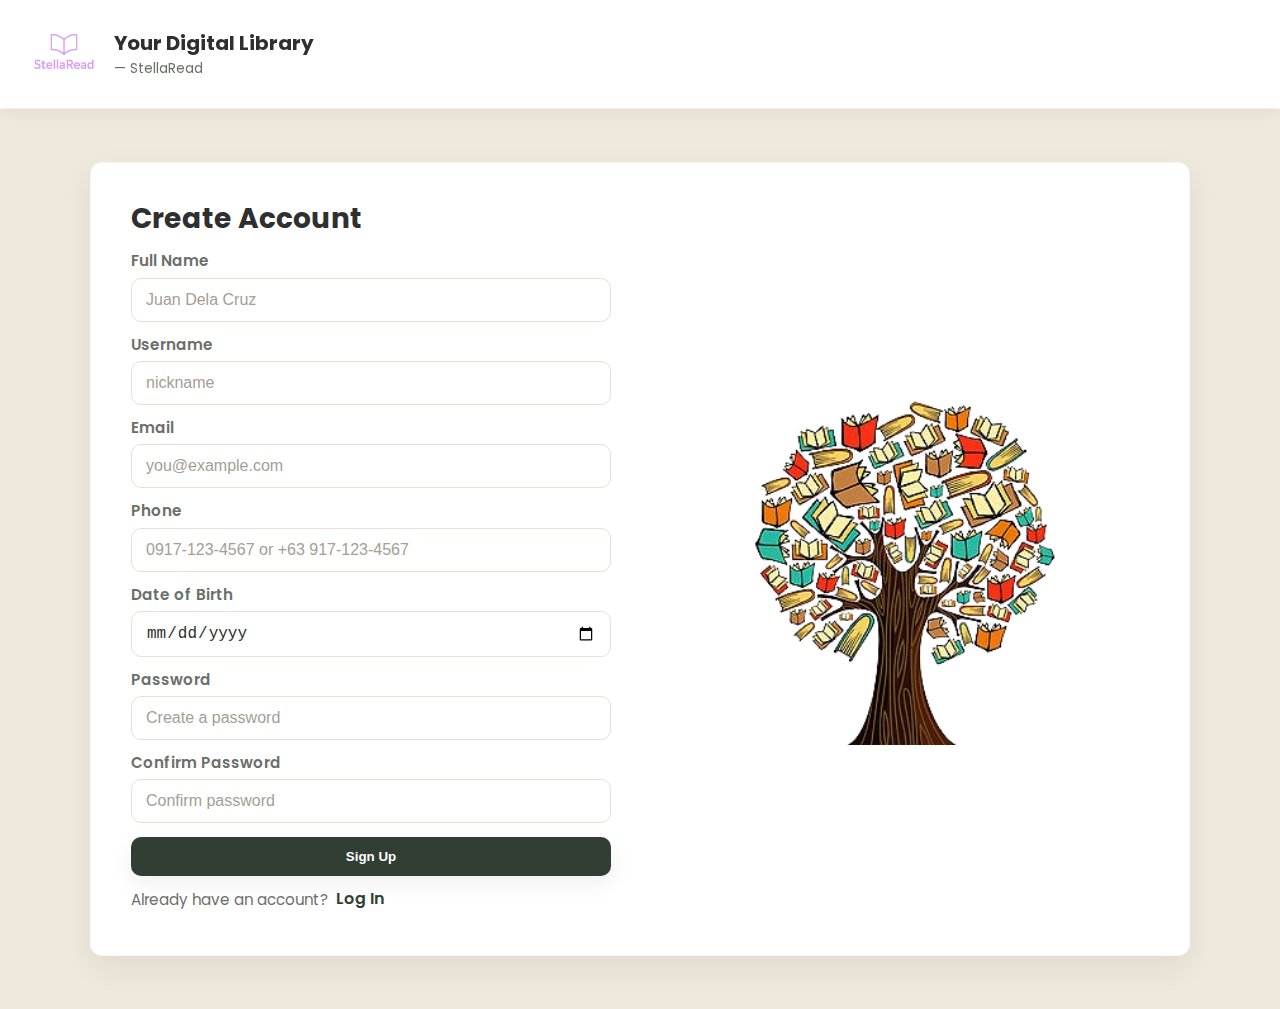
<file: index.html>
<!DOCTYPE html>
<html lang="en">
<head>
  <meta charset="utf-8" />
  <meta name="viewport" content="width=device-width,initial-scale=1" />
  <title>Sign Up — StellaRead</title>
  <link rel="stylesheet" href="styles.css" />
  <style>
    @import url('https://fonts.googleapis.com/css2?family=Poppins:wght@300;400;600;700&display=swap');

    :root {
      --bg: #EFE9DD;
      --card: #FFFFFF;
      --muted: #6b6f6a;
      --text: #2f2f2f;
      --accent: #313E34;
      --accent-strong: #24322a;
      --radius: 12px;
      --shadow: 0 12px 30px rgba(45,45,45,0.08);
    }

    * { box-sizing: border-box; margin: 0; padding: 0; }
    html, body { height: 100%; }

    body {
      font-family: 'Poppins', system-ui, -apple-system, "Segoe UI", Roboto, Arial, sans-serif;
      background: var(--bg);
      color: var(--text);
      -webkit-font-smoothing: antialiased;
      -moz-osx-font-smoothing: grayscale;
      line-height: 1.4;
    }

    .main-header {
      width: 100%;
      background: #fff;
      padding: 18px 28px;
      display: flex;
      align-items: center;
      gap: 14px;
      border-bottom: 1px solid rgba(0,0,0,0.06);
      box-shadow: 0 6px 16px rgba(0,0,0,0.04);
      position: sticky;
      top: 0;
      z-index: 1000;
    }

    .header-logo { height: 72px; width: auto; display: block; }
    .header-text { display: flex; flex-direction: column; }
    .brand-title { font-size: 20px; font-weight: 700; color: var(--text); }
    .brand-sub { font-size: 14px; color: var(--muted); margin-top: 2px; }

    .page { min-height: 100vh; display: grid; place-items: center; padding: 26px; }
    .card {
      width: min(1100px, 100%);
      background: var(--card);
      border-radius: var(--radius);
      box-shadow: var(--shadow);
      overflow: hidden;
      border: 1px solid rgba(0,0,0,0.03);
    }

    .content { display: grid; grid-template-columns: 1fr 1fr; gap: 24px; padding: 36px 40px 44px; }
    .left { max-width: 520px; }
    .page-title { font-size: 28px; font-weight: 700; margin-bottom: 8px; color: var(--text); }
    .small-row { margin-top: 12px; display: flex; gap: 8px; align-items: center; }

    .form { max-width: 480px; margin-top: 6px; }
    .form label { display: block; margin: 12px 0 6px; font-size: 0.95rem; color: var(--muted); font-weight: 600; }
    .form input {
      width: 100%; padding: 12px 14px; border-radius: 10px; border: 1px solid #e6e0d6;
      background: #fff; color: var(--text); outline: none; font-size: 1rem;
    }
    .form input::placeholder { color: #a49e95; }
    .form input:focus { box-shadow: 0 8px 18px rgba(49,62,52,0.06); border-color: var(--accent-strong); }

    .btn {
      display: inline-flex; align-items: center; justify-content: center;
      padding: 12px 16px; border-radius: 10px; border: none; cursor: pointer;
      font-weight: 700; transition: all .12s ease;
    }
    .btn-primary { background: var(--accent); color: #fff; box-shadow: 0 8px 20px rgba(49,62,52,0.08); }
    .btn-primary:hover { background: var(--accent-strong); }
    .full { width: 100%; margin-top: 14px; }

    .row { margin-top: 10px; }
    .kv { color: var(--muted); font-size: 0.95rem; }
    .link { color: var(--accent); text-decoration: none; font-weight: 600; }
    .link:hover { text-decoration: underline; }

    .right { display: grid; place-items: center; }
    .book-image { width: 380px; max-width: 100%; height: auto; object-fit: contain; }
    .center { display: flex; align-items: center; justify-content: center; }
    .error { color: #b00020; }

    @media (max-width: 900px) {
      .content { grid-template-columns: 1fr; padding: 22px; }
      .right { order: -1; margin-bottom: 18px; }
      .book-image { width: 260px; }
      .header-logo { height: 56px; }
    }

    #popup {
      position: fixed;
      inset: 0;
      background: rgba(0,0,0,0.4);
      display: none;
      align-items: center;
      justify-content: center;
      z-index: 1000;
    }

    #popup .box {
      background: #fff;
      padding: 2rem;
      border-radius: 14px;
      text-align: center;
      box-shadow: 0 5px 30px rgba(0,0,0,0.3);
      max-width: 300px;
      animation: fadeIn .3s ease;
    }

    #popup h2 { margin: 0 0 .5rem; color: #2f6bed; }
    #popup p { color: #444; margin-bottom: 1rem; }
    #popup button {
      background: #31493c; color: #fff; border: none; padding: 8px 14px;
      border-radius: 8px; font-weight: 600; cursor: pointer;
    }
    #popup button:hover { opacity: .9; }

    @keyframes fadeIn {
      from { transform: scale(0.9); opacity: 0; }
      to { transform: scale(1); opacity: 1; }
    }
  </style>
</head>

<body>
  <header class="main-header">
    <img src="logo.png" alt="StellaRead logo" class="header-logo">
    <div class="header-text">
      <div class="brand-title">Your Digital Library</div>
      <div class="brand-sub">— StellaRead</div>
    </div>
  </header>

  <main class="page">
    <section class="card" aria-label="StellaRead signup card">
      <div class="content">
        <div class="left">
          <h1 class="page-title">Create Account</h1>
          <form id="signupForm" class="form" autocomplete="on" novalidate>
            <label for="fullName">Full Name</label>
            <input id="fullName" type="text" placeholder="Juan Dela Cruz" required>

            <label for="username">Username</label>
            <input id="username" type="text" placeholder="nickname" required>

            <label for="email">Email</label>
            <input id="email" type="email" placeholder="you@example.com" required>

            <label for="phone">Phone</label>
            <input id="phone" type="tel" placeholder="0917-123-4567 or +63 917-123-4567" required>

            <label for="dob">Date of Birth</label>
            <input id="dob" type="date" required>

            <label for="password">Password</label>
            <input id="password" type="password" placeholder="Create a password" required>

            <label for="confirmPassword">Confirm Password</label>
            <input id="confirmPassword" type="password" placeholder="Confirm password" required>

            <button class="btn btn-primary full" type="submit">Sign Up</button>
            <p id="signupError" class="kv error" style="display:none" aria-live="assertive"></p>

            <div class="row small-row" style="margin-top:12px">
              <span class="kv">Already have an account?</span>
              <a href="login.html" class="link">Log In</a>
            </div>
          </form>
        </div>
        <div class="right center" aria-hidden="true">
          <img src="booktree.png" alt="book illustration" class="book-image">
        </div>
      </div>
    </section>
  </main>

  <div id="popup">
    <div class="box">
      <h2>✅ Task Completed!</h2>
      <p>You’ve accomplished task #1 — Please proceed to Task 2 (Log In).</p>
      <button id="closePopup">OK</button>
    </div>
  </div>
<script>
  const scriptURL = "https://script.google.com/macros/s/AKfycbyDEvh_PdsRDCWqpY8qpvq7yif7fY6hZMNHKzG-D2alxqftJS8x37hzXk5NCyQQ4ZV-JA/exec";

  document.getElementById('signupForm').addEventListener('submit', async function(e) {
    e.preventDefault();

    const name = document.getElementById('fullName').value.trim();
    const username = document.getElementById('username').value.trim();
    const email = document.getElementById('email').value.trim().toLowerCase();
    const phone = document.getElementById('phone').value.trim();
    const dob = document.getElementById('dob').value.trim();
    const pw = document.getElementById('password').value;
    const confirm = document.getElementById('confirmPassword').value;
    const errEl = document.getElementById('signupError');
    errEl.style.display = 'none';
    errEl.textContent = '';

    if (!name || !username || !email || !pw || !confirm) {
      errEl.style.display = 'block';
      errEl.textContent = 'Please fill all required fields.';
      return;
    }
    if (pw.length < 4) {
      errEl.style.display = 'block';
      errEl.textContent = 'Password must be at least 4 characters.';
      return;
    }
    if (pw !== confirm) {
      errEl.style.display = 'block';
      errEl.textContent = 'Passwords do not match.';
      return;
    }

    const formData = new FormData();
    formData.append("action", "signup");
    formData.append("name", name);
    formData.append("username", username);
    formData.append("email", email);
    formData.append("password", pw);
    formData.append("phone", phone);
    formData.append("dob", dob);

    try {
      const response = await fetch(scriptURL, { method: "POST", body: formData });
      const result = await response.text();

      if (result === "added") {
        document.getElementById('popup').style.display = 'flex';
      } else if (result === "exists") {
        errEl.style.display = 'block';
        errEl.textContent = 'Username or email already exists.';
      } else {
        errEl.style.display = 'block';
        errEl.textContent = 'Something went wrong. Please try again.';
      }
    } catch (error) {
      errEl.style.display = 'block';
      errEl.textContent = 'Network error. Try again later.';
    }
  });

  document.getElementById('closePopup').addEventListener('click', () => {
    document.getElementById('popup').style.display = 'none';
    window.location.href = 'login.html';
  });
</script>
</body>
</html>
</file>
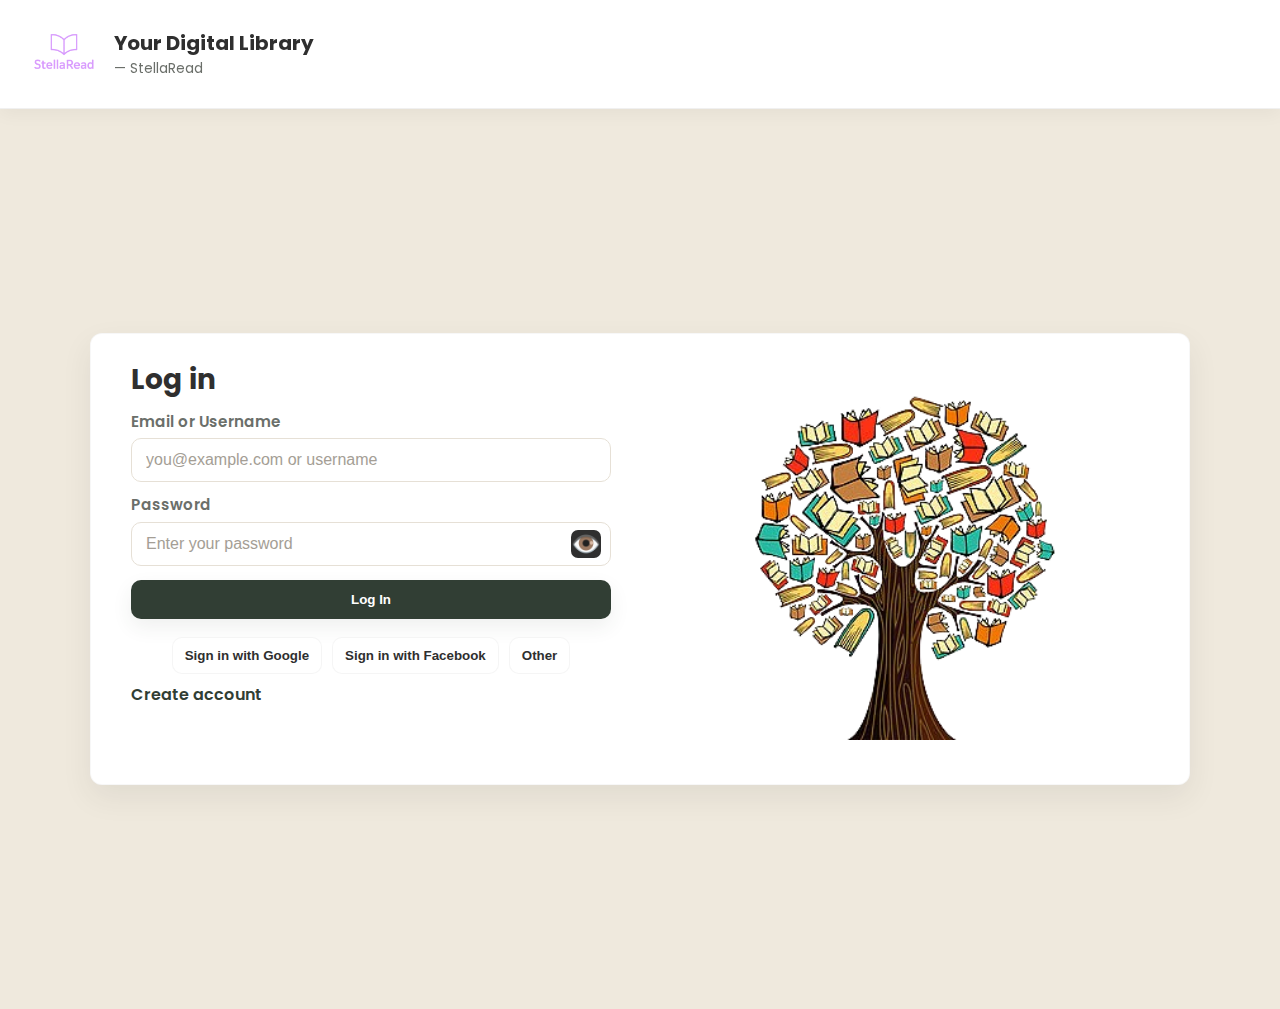
<file: login.html>
<!DOCTYPE html>
<html lang="en">
<head>
  <meta charset="utf-8" />
  <meta name="viewport" content="width=device-width,initial-scale=1" />
  <title>Your Digital Library — StellaRead</title>
  <style>
    @import url('https://fonts.googleapis.com/css2?family=Poppins:wght@300;400;600;700&display=swap');

    :root {
      --bg: #EFE9DD;
      --card: #FFFFFF;
      --muted: #6b6f6a;
      --text: #2f2f2f;
      --accent: #313E34;
      --accent-strong: #24322a;
      --radius: 12px;
      --shadow: 0 12px 30px rgba(45,45,45,0.08);
    }

    * { box-sizing: border-box; margin: 0; padding: 0; }
    html, body { height: 100%; }

    body {
      font-family: 'Poppins', system-ui, -apple-system, "Segoe UI", Roboto, Arial, sans-serif;
      background: var(--bg);
      color: var(--text);
      line-height: 1.4;
      -webkit-font-smoothing: antialiased;
      -moz-osx-font-smoothing: grayscale;
    }

    .main-header {
      width: 100%;
      background: #fff;
      padding: 18px 28px;
      display: flex;
      align-items: center;
      gap: 14px;
      border-bottom: 1px solid rgba(0,0,0,0.06);
      box-shadow: 0 6px 16px rgba(0,0,0,0.04);
      position: sticky;
      top: 0;
      z-index: 1000;
    }

    .header-logo { height: 72px; width: auto; display: block; }
    .header-text { display: flex; flex-direction: column; }
    .brand-title { font-size: 20px; font-weight: 700; color: var(--text); }
    .brand-sub { font-size: 14px; color: var(--muted); margin-top: 2px; }

    .page { min-height: 100vh; display: grid; place-items: center; padding: 26px; }
    .card {
      width: min(1100px, 100%);
      background: var(--card);
      border-radius: var(--radius);
      box-shadow: var(--shadow);
      overflow: hidden;
      border: 1px solid rgba(0,0,0,0.03);
    }

    .content { display: grid; grid-template-columns: 1fr 1fr; gap: 24px; padding: 36px 40px 44px; margin-top: -10px; }
    .left { max-width: 520px; }
    .page-title { font-size: 28px; font-weight: 700; margin-bottom: 8px; color: var(--text); }

    .form { max-width: 480px; margin-top: 6px; }
    .form label { display: block; margin: 12px 0 6px; font-size: 0.95rem; color: var(--muted); font-weight: 600; }
    .form input {
      width: 100%; padding: 12px 14px; border-radius: 10px; border: 1px solid #e6e0d6;
      background: #fff; color: var(--text); outline: none; font-size: 1rem;
    }
    .form input::placeholder { color: #a49e95; }
    .form input:focus { box-shadow: 0 8px 18px rgba(49,62,52,0.06); border-color: var(--accent-strong); }

    .social-row {
      display: flex;
      justify-content: center;
      gap: 10px;
      margin-top: 18px;
      flex-wrap: wrap;
    }

    .social-btn {
      display: inline-flex; gap: 8px; align-items: center;
      padding: 10px 12px; border-radius: 10px;
      background: #fff; border: 1px solid rgba(0,0,0,0.04);
      cursor: pointer; font-weight: 600; color: var(--text);
    }

    .btn {
      display: inline-flex; align-items: center; justify-content: center;
      padding: 12px 16px; border-radius: 10px; border: none;
      cursor: pointer; font-weight: 700; transition: all .12s ease;
    }

    .btn-primary { background: var(--accent); color: #fff; box-shadow: 0 8px 20px rgba(49,62,52,0.08); }
    .btn-primary:hover { background: var(--accent-strong); }
    .full { width: 100%; margin-top: 14px; }

    .row { margin-top: 10px; }
    .kv { color: var(--muted); font-size: 0.95rem; }
    .link { color: var(--accent); text-decoration: none; font-weight: 600; }
    .link:hover { text-decoration: underline; }

    .right { display: grid; place-items: center; }
    .book-image { width: 380px; max-width: 100%; height: auto; object-fit: contain; }
    .error { color: #b00020; }

    /* Toggle Button */
    .toggle-btn {
      position: absolute;
      right: 10px;
      top: 8px;
      border: none;
      background: none;
      color: var(--muted);
      cursor: pointer;
      font-weight: 600;
    }

    @media (max-width: 900px) {
      .content { grid-template-columns: 1fr; padding: 22px; }
      .right { order: -1; margin-bottom: 18px; }
      .book-image { width: 260px; }
      .header-logo { height: 56px; }
    }
  </style>
</head>
<body>
  <header class="main-header">
    <img src="logo.png" alt="StellaRead logo" class="header-logo">
    <div class="header-text">
      <div class="brand-title">Your Digital Library</div>
      <div class="brand-sub">— StellaRead</div>
    </div>
  </header>

  <main class="page">
    <section class="card" aria-label="StellaRead login card">
      <div class="content">
        <div class="left">
          <h1 class="page-title">Log in</h1>
          <form id="loginForm" class="form" autocomplete="on" novalidate>
            <label for="loginId">Email or Username</label>
            <input id="loginId" name="loginId" type="text" placeholder="you@example.com or username" required>

            <label for="loginPassword">Password</label>
            <div style="position:relative;">
              <input id="loginPassword" name="loginPassword" type="password" placeholder="Enter your password" required>
              <button type="button" id="toggleLoginPassword"
                style="position:absolute;right:10px;top:8px;border:none;background:none;cursor:pointer;color:var(--muted);background-color: #2f2f2f; border-radius: 7px; font-size: x-large">
                👁️
              </button>
            </div>

            <button class="btn btn-primary full" type="submit">Log In</button>

            <div class="social-row">
              <button class="social-btn" id="socialGoogle">Sign in with Google</button>
              <button class="social-btn" id="socialFacebook">Sign in with Facebook</button>
              <button class="social-btn" id="socialOther">Other</button>
            </div>

            <div class="row small-row">
              <a class="link" href="index.html">Create account</a>
            </div>

            <p id="loginError" class="kv error" style="display:none">Invalid credentials — try again.</p>
          </form>
        </div>
        <div class="right" aria-hidden="true">
          <img src="booktree.png" alt="book illustration" class="book-image">
        </div>
      </div>
    </section>
  </main>

<script>
  const scriptURL = "https://script.google.com/macros/s/AKfycbyDEvh_PdsRDCWqpY8qpvq7yif7fY6hZMNHKzG-D2alxqftJS8x37hzXk5NCyQQ4ZV-JA/exec";

  const toggleBtn = document.getElementById("toggleLoginPassword");
  const pwField = document.getElementById("loginPassword");

  toggleBtn.addEventListener("click", () => {
    const isHidden = pwField.type === "password";
    pwField.type = isHidden ? "text" : "password";
    toggleBtn.textContent = isHidden ? "🚫" : "👁️";
  });

  document.getElementById('loginForm').addEventListener('submit', async function(e) {
    e.preventDefault();

    const loginId = document.getElementById('loginId').value.trim();
    const password = pwField.value.trim();
    const errorEl = document.getElementById('loginError');
    errorEl.style.display = 'none';

    if (!loginId || !password) {
      errorEl.style.display = 'block';
      errorEl.textContent = "Please enter your credentials.";
      return;
    }

    const params = new URLSearchParams();
    params.append("action", "login");
    params.append("loginId", loginId);
    params.append("password", password);

    try {
      const response = await fetch(`${scriptURL}?${params.toString()}`, { method: "POST" });
      const result = await response.text();

      if (result === "success") {
        localStorage.setItem("stella_user", loginId);
        alert("✅ You accomplished Task #2 — Please proceed to Task 3 (Edit Profile).");
        window.location.href = "try.html";
      } else if (result === "fail") {
        errorEl.style.display = 'block';
        errorEl.textContent = "Invalid credentials — try again.";
      } else {
        errorEl.style.display = 'block';
        errorEl.textContent = "Unexpected response from server.";
      }

    } catch (error) {
      errorEl.style.display = 'block';
      errorEl.textContent = "Network error. Please try again later.";
    }
  });
</script>
</body>
</html>
</file>
<file: styles.css>
/* Poppins-like (bookish) */
@import url('https://fonts.googleapis.com/css2?family=Poppins:wght@300;400;600;700&display=swap');

:root{
  --bg: #EFE9DD;          /* light beige */
  --card: #FFFFFF;
  --muted: #6b6f6a;
  --text: #2f2f2f;
  --accent: #313E34;      /* dark green */
  --accent-strong: #24322a;
  --radius: 12px;
  --shadow: 0 12px 30px rgba(45,45,45,0.08);
}

/* Reset */
*{box-sizing:border-box; margin:0; padding:0;}
html,body{height:100%}
body{
  font-family: 'Poppins', system-ui, -apple-system, "Segoe UI", Roboto, Arial, sans-serif;
  background: var(--bg);
  color: var(--text);
  -webkit-font-smoothing:antialiased;
  -moz-osx-font-smoothing:grayscale;
  line-height:1.4;
}

/* top header */
.main-header{
  width:100%;
  background: #fff;
  padding: 18px 28px;
  display:flex;
  align-items:center;
  gap:14px;
  border-bottom:1px solid rgba(0,0,0,0.06);
  box-shadow: 0 6px 16px rgba(0,0,0,0.04);
  position:sticky;
  top:0; z-index:1000;
}
.header-logo{ height:72px; width:auto; display:block; }
.header-text{ display:flex; flex-direction:column; }
.brand-title{ font-size:20px; font-weight:700; color:var(--text); }
.brand-sub{ font-size:14px; color:var(--muted); margin-top:2px; }

/* page wrapper & card */
.page{ min-height:100vh; display:grid; place-items:center; padding:26px; }
.card{
  width:min(1100px, 100%);
  background: var(--card);
  border-radius: var(--radius);
  box-shadow: var(--shadow);
  overflow:hidden; border:1px solid rgba(0,0,0,0.03);
}

/* content split */
.content{
  display:grid; grid-template-columns: 1fr 1fr; gap:24px;
  padding:36px 40px 44px;
}

/* left column */
.left{ max-width:520px; }
.page-title{ font-size:28px; font-weight:700; margin-bottom:8px; color:var(--text); }
.small-row{ margin-top:12px; display:flex; gap:8px; align-items:center; }

/* form */
.form{ max-width:480px; margin-top:6px; }
.form label{ display:block; margin:12px 0 6px; font-size:0.95rem; color:var(--muted); font-weight:600; }
.form input, .form textarea, .form select{
  width:100%; padding:12px 14px; border-radius:10px; border:1px solid #e6e0d6;
  background:#fff; color:var(--text); outline:none; font-size:1rem;
}
.form input::placeholder{ color:#a49e95; }
.form input:focus{ box-shadow: 0 8px 18px rgba(49,62,52,0.06); border-color:var(--accent-strong); }

/* social row (horizontal, above form) */
.social-row{ display:flex; gap:10px; margin-bottom:18px; flex-wrap:wrap; }
.social-btn{
  display:inline-flex; gap:8px; align-items:center; padding:10px 12px; border-radius:10px;
  background:#fff; border:1px solid rgba(0,0,0,0.04); cursor:pointer; font-weight:600;
  color:var(--text);
}
.social-btn svg{ opacity:0.9 }

/* buttons */
.btn{ display:inline-flex; align-items:center; justify-content:center; padding:12px 16px; border-radius:10px; border:none; cursor:pointer; font-weight:700; transition:all .12s ease; }
.btn-primary{ background:var(--accent); color:#fff; box-shadow: 0 8px 20px rgba(49,62,52,0.08); }
.btn-primary:hover{ background:var(--accent-strong); }
.full{ width:100%; margin-top:14px; }

/* helpers */
.row{ margin-top:10px; }
.kv{ color:var(--muted); font-size:0.95rem; }
.link{ color:var(--accent); text-decoration:none; font-weight:600; }
.link:hover{ text-decoration:underline; }

/* right illustration */
.right{ display:grid; place-items:center; }
.book-image{ width:380px; max-width:100%; height:auto; object-fit:contain; }

/* small util */
.center{ display:flex; align-items:center; justify-content:center; }
.error{ color:#b00020; }

/* responsive */
@media (max-width: 900px){
  .content{ grid-template-columns: 1fr; padding:22px; }
  .right{ order:-1; margin-bottom:18px; }
  .book-image{ width:260px; }
  .header-logo{ height:56px; }
}

.social-row {
  display: flex;
  justify-content: center;
  gap: 10px;
  margin-top: 18px;
  flex-wrap: wrap;
}
.social-row {
  display: flex;
  justify-content: center;
  gap: 10px;
  margin-top: 18px;
  flex-wrap: wrap;
}
</file>
